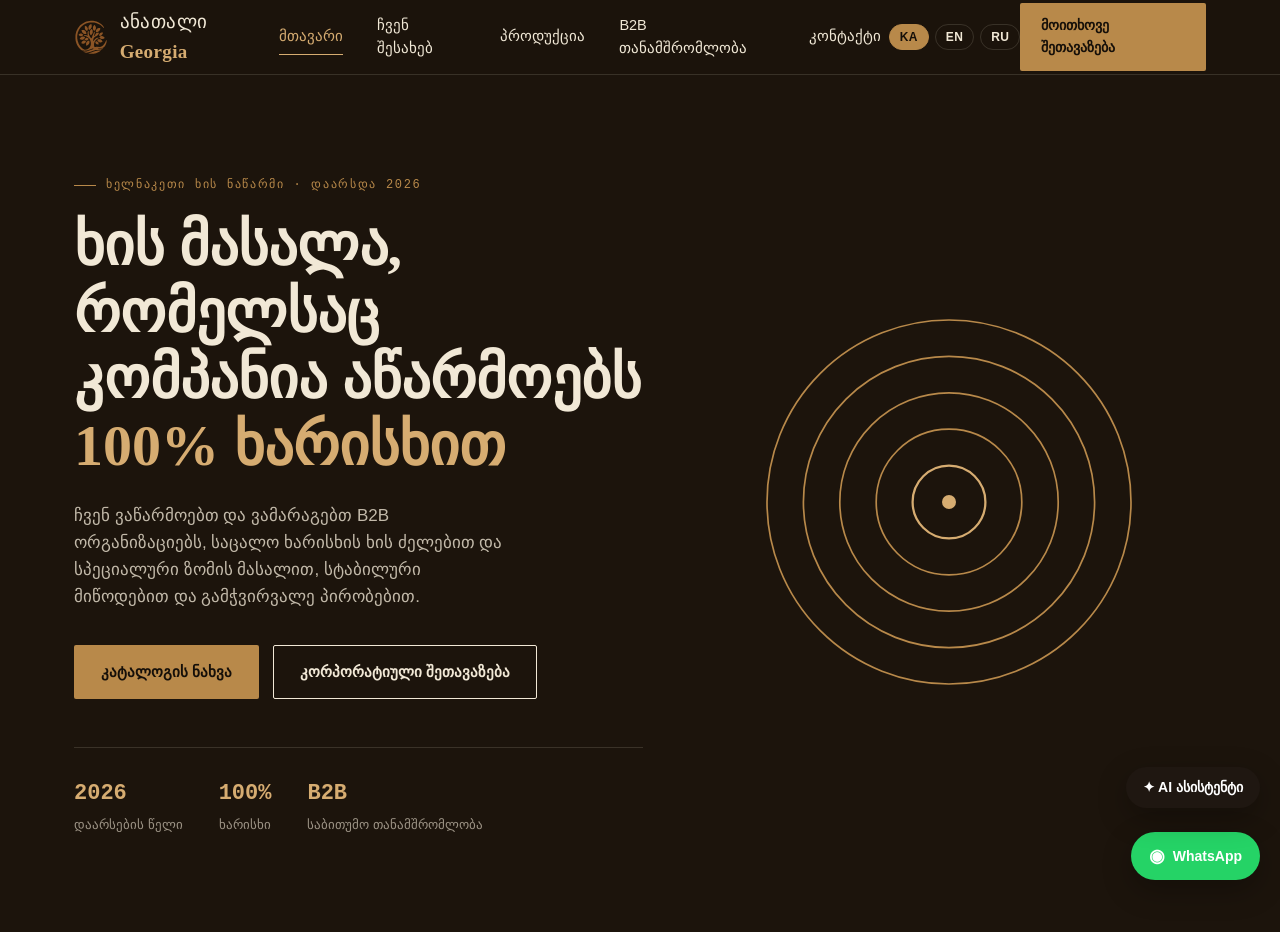
<file: index.html>
<!DOCTYPE html>
<html lang="ka">
<head>
<meta charset="UTF-8">
<meta name="viewport" content="width=device-width, initial-scale=1.0">
<title>ანათალი Georgia — ხელნაკეთი ხის ნაწარმი და კორპორატიული საჩუქრები</title>
<meta name="description" content="ანათალი Georgia — ხის მასალის მწარმოებელი და B2B მომწოდებელი საქართველოში.">
<link rel="stylesheet" href="css/style.css">
</head>
<body>
<header class="site-header"><div class="container">
<a href="index.html" class="brand"><img src="images/logo.svg" alt="" width="34" height="34"><span class="brand-name">ანათალი <b>Georgia</b></span></a>
<nav class="nav-links" id="nav-links"><a href="index.html" aria-current="page">მთავარი</a><a href="about.html">ჩვენ შესახებ</a><a href="products.html">პროდუქცია</a><a href="b2b.html">B2B თანამშრომლობა</a><a href="contact.html">კონტაქტი</a></nav>
<div class="nav-cta"><a href="contact.html" class="btn btn-primary">მოითხოვე შეთავაზება</a></div>
<button class="menu-toggle" id="menu-toggle" aria-label="მენიუს გახსნა" aria-expanded="false" aria-controls="nav-links"><span></span><span></span><span></span></button>
</div></header>
<main><section class="hero"><div class="container"><div class="hero-copy">
<p class="eyebrow" data-i18n="eyebrow">ხელნაკეთი ხის ნაწარმი · დაარსდა 2026</p>
<h1 data-i18n="heroTitle">ხის მასალა, რომელსაც კომპანია აწარმოებს <em>100% ხარისხით</em></h1>
<p class="hero-lead" data-i18n="heroLead">ჩვენ ვაწარმოებთ და ვამარაგებთ B2B ორგანიზაციებს, საცალო ხარისხის ხის ძელებით და სპეციალური ზომის მასალით, სტაბილური მიწოდებით და გამჭვირვალე პირობებით.</p>
<div class="btn-row"><a href="products.html" class="btn btn-primary" data-i18n="catalog">კატალოგის ნახვა</a><a href="b2b.html" class="btn btn-outline" data-i18n="b2bOffer">კორპორატიული შეთავაზება</a></div>
<div class="hero-stats"><div><b>2026</b><span data-i18n="founded">დაარსების წელი</span></div><div><b>100%</b><span data-i18n="quality">ხარისხი</span></div><div><b>B2B</b><span data-i18n="wholesale">საბითუმო თანამშრომლობა</span></div></div>
</div><div class="rings-art" aria-hidden="true"><svg viewBox="0 0 300 300" fill="none"><circle cx="150" cy="150" r="130" stroke="#B8894A" stroke-width="1.2"/><circle cx="150" cy="150" r="104" stroke="#B8894A" stroke-width="1.2"/><circle cx="150" cy="150" r="78" stroke="#B8894A" stroke-width="1.2"/><circle cx="150" cy="150" r="52" stroke="#B8894A" stroke-width="1.2"/><circle cx="150" cy="150" r="26" stroke="#D6AC71" stroke-width="1.6"/><circle cx="150" cy="150" r="5" fill="#D6AC71"/></svg></div></div></section></main>
<script src="js/main.js?v=20260917-3"></script><script src="js/i18n.js?v=20260917-3"></script><script src="js/contact-fix.js?v=20260819-2"></script>
</body></html>
</file>
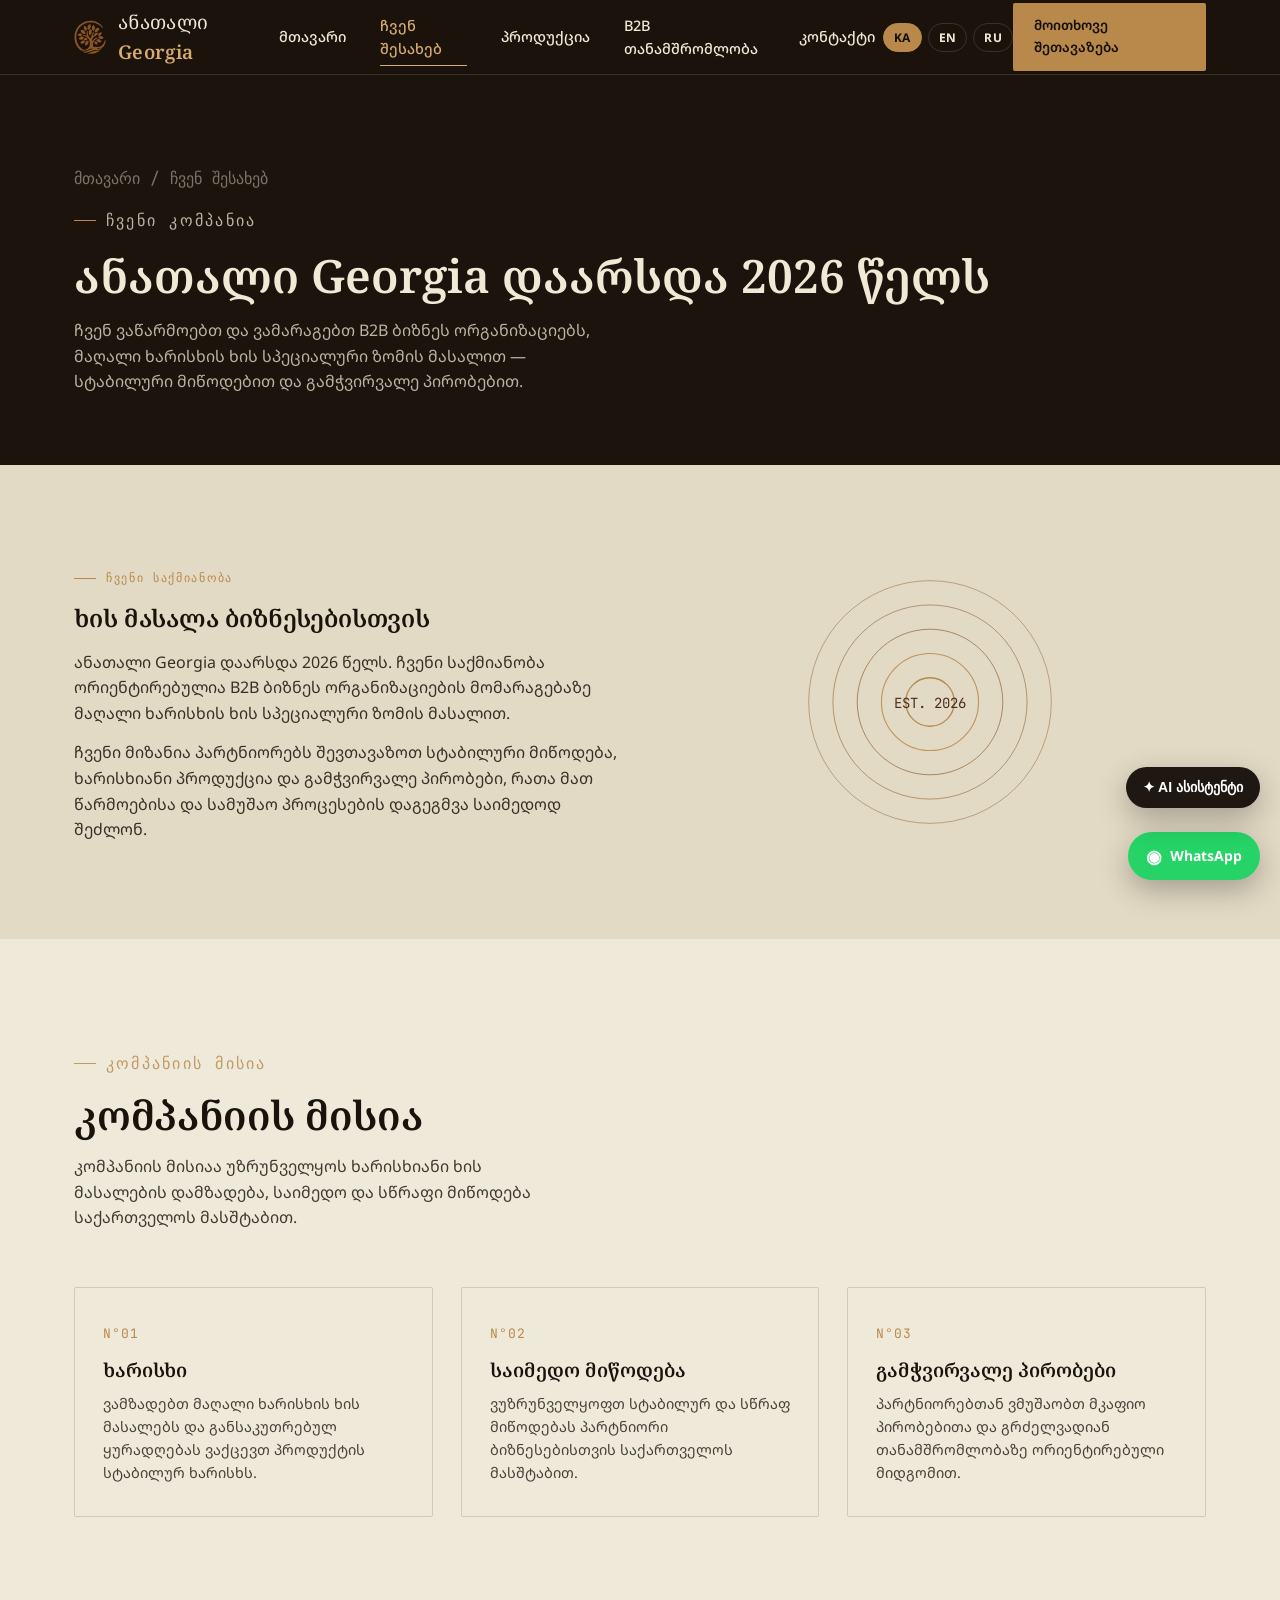
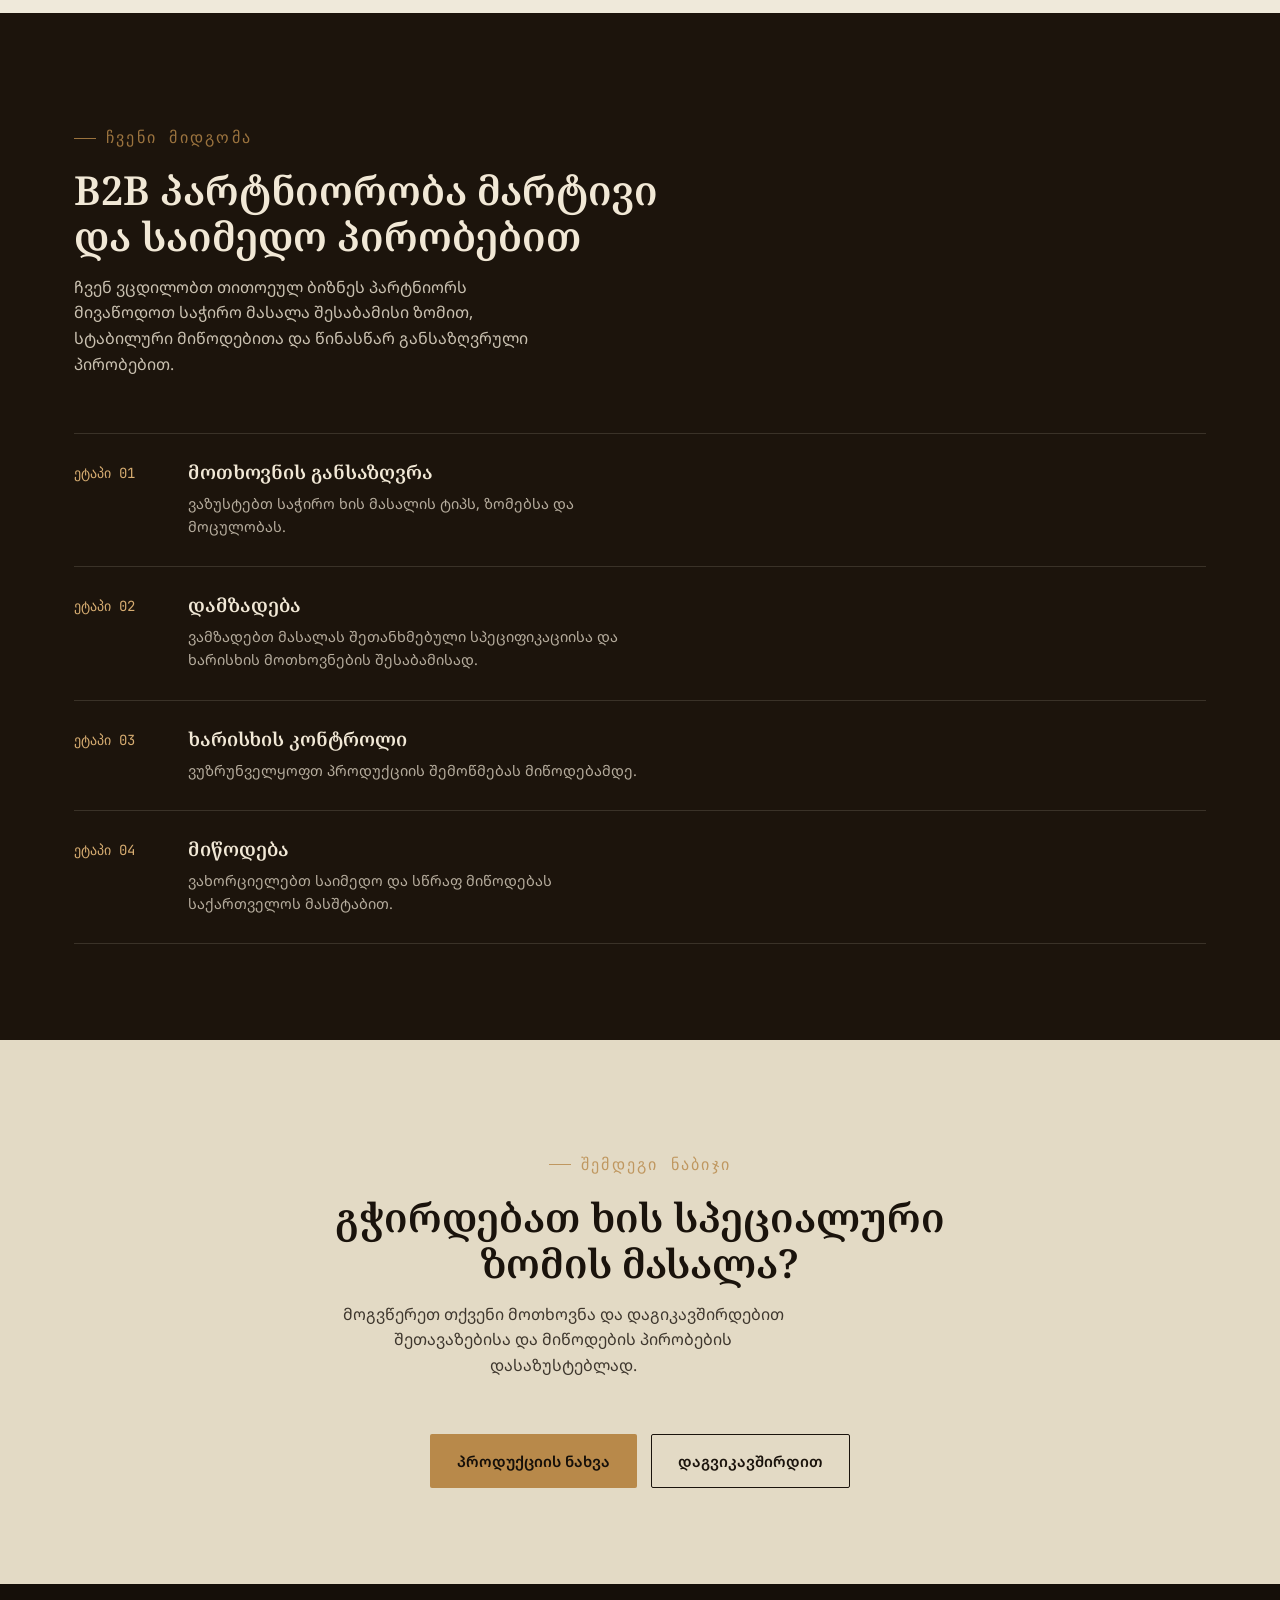
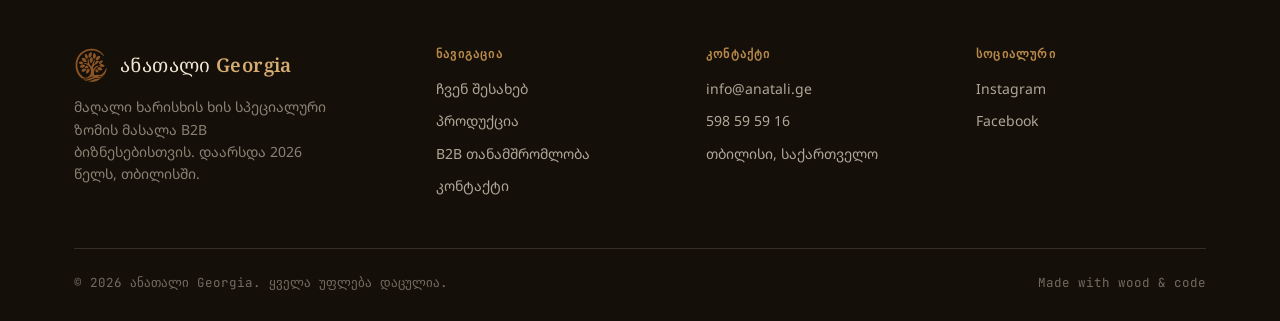
<file: about.html>
<!DOCTYPE html>
<html lang="ka">
<head>
<meta charset="UTF-8">
<meta name="viewport" content="width=device-width, initial-scale=1.0">
<title>ჩვენ შესახებ — ანათალი Georgia</title>
<meta name="description" content="ანათალი Georgia დაარსდა 2026 წელს. ჩვენ ვაწარმოებთ და ვამარაგებთ B2B ბიზნეს ორგანიზაციებს მაღალი ხარისხის ხის სპეციალური ზომის მასალით — სტაბილური მიწოდებით და გამჭვირვალე პირობებით.">
<meta name="robots" content="index, follow">
<link rel="canonical" href="https://www.anatali.ge/about.html">
<meta property="og:type" content="website">
<meta property="og:site_name" content="ანათალი Georgia">
<meta property="og:title" content="ჩვენ შესახებ — ანათალი Georgia">
<meta property="og:description" content="ხის მაღალი ხარისხის სპეციალური ზომის მასალა B2B ბიზნესებისთვის — სტაბილური მიწოდებით და გამჭვირვალე პირობებით.">
<meta property="og:url" content="https://www.anatali.ge/about.html">
<meta property="og:image" content="https://www.anatali.ge/images/og-cover.jpg">
<meta property="og:locale" content="ka_GE">
<meta name="twitter:card" content="summary_large_image">
<link rel="icon" type="image/svg+xml" href="images/logo.svg">
<link rel="preconnect" href="https://fonts.googleapis.com">
<link rel="preconnect" href="https://fonts.gstatic.com" crossorigin>
<link href="https://fonts.googleapis.com/css2?family=Noto+Serif+Georgian:wght@500;600;700&family=Noto+Sans+Georgian:wght@400;500;600;700&family=JetBrains+Mono:wght@400;500&display=swap" rel="stylesheet">
<link rel="stylesheet" href="css/style.css">
<script async src="https://www.googletagmanager.com/gtag/js?id=G-XXXXXXXXXX"></script>
<script>window.dataLayer=window.dataLayer||[];function gtag(){dataLayer.push(arguments)}gtag('js',new Date());gtag('config','G-XXXXXXXXXX');</script>
<script>!function(f,b,e,v,n,t,s){if(f.fbq)return;n=f.fbq=function(){n.callMethod?n.callMethod.apply(n,arguments):n.queue.push(arguments)};if(!f._fbq)f._fbq=n;n.push=n;n.loaded=!0;n.version='2.0';n.queue=[];t=b.createElement(e);t.async=!0;t.src=v;s=b.getElementsByTagName(e)[0];s.parentNode.insertBefore(t,s)}(window,document,'script','https://connect.facebook.net/en_US/fbevents.js');fbq('init','YOUR_PIXEL_ID');fbq('track','PageView');</script>
<noscript><img height="1" width="1" style="display:none" src="https://www.facebook.com/tr?id=YOUR_PIXEL_ID&ev=PageView&noscript=1"/></noscript>
</head>
<body>
<header class="site-header"><div class="container">
<a href="index.html" class="brand"><img src="images/logo.svg" alt="" width="34" height="34"><span class="brand-name">ანათალი <b>Georgia</b></span></a>
<nav class="nav-links" id="nav-links"><a href="index.html">მთავარი</a><a href="about.html" aria-current="page">ჩვენ შესახებ</a><a href="products.html">პროდუქცია</a><a href="b2b.html">B2B თანამშრომლობა</a><a href="contact.html">კონტაქტი</a></nav>
<div class="nav-cta"><a href="contact.html" class="btn btn-primary">მოითხოვე შეთავაზება</a></div>
<button class="menu-toggle" id="menu-toggle" aria-label="მენიუს გახსნა" aria-expanded="false" aria-controls="nav-links"><span></span><span></span><span></span></button>
</div></header>
<main>
<section class="page-hero"><div class="container"><p class="breadcrumb">მთავარი / ჩვენ შესახებ</p><p class="eyebrow">ჩვენი კომპანია</p><h1>ანათალი Georgia დაარსდა 2026 წელს</h1><p>ჩვენ ვაწარმოებთ და ვამარაგებთ B2B ბიზნეს ორგანიზაციებს, მაღალი ხარისხის ხის სპეციალური ზომის მასალით — სტაბილური მიწოდებით და გამჭვირვალე პირობებით.</p></div></section>
<section class="section section-light"><div class="container grid-2" style="align-items:center;"><div class="reveal"><p class="eyebrow">ჩვენი საქმიანობა</p><h2 style="margin-top:16px;">ხის მასალა ბიზნესებისთვის</h2><p style="margin-top:18px;opacity:.85;">ანათალი Georgia დაარსდა 2026 წელს. ჩვენი საქმიანობა ორიენტირებულია B2B ბიზნეს ორგანიზაციების მომარაგებაზე მაღალი ხარისხის ხის სპეციალური ზომის მასალით.</p><p style="margin-top:14px;opacity:.85;">ჩვენი მიზანია პარტნიორებს შევთავაზოთ სტაბილური მიწოდება, ხარისხიანი პროდუქცია და გამჭვირვალე პირობები, რათა მათ წარმოებისა და სამუშაო პროცესების დაგეგმვა საიმედოდ შეძლონ.</p></div><div class="reveal" style="display:flex;justify-content:center;"><svg viewBox="0 0 300 300" width="280" height="280" aria-hidden="true"><circle cx="150" cy="150" r="130" fill="none" stroke="#8B5A2B" stroke-width="1" stroke-opacity=".5"/><circle cx="150" cy="150" r="104" fill="none" stroke="#8B5A2B" stroke-width="1" stroke-opacity=".6"/><circle cx="150" cy="150" r="78" fill="none" stroke="#8B5A2B" stroke-width="1" stroke-opacity=".7"/><circle cx="150" cy="150" r="52" fill="none" stroke="#B8894A" stroke-width="1.2" stroke-opacity=".85"/><circle cx="150" cy="150" r="26" fill="none" stroke="#B8894A" stroke-width="1.4"/><text x="150" y="156" text-anchor="middle" font-family="JetBrains Mono,monospace" font-size="15" fill="#4A2F1C">EST. 2026</text></svg></div></div></section>
<section class="section section-paper"><div class="container"><div class="section-head reveal"><p class="eyebrow">კომპანიის მისია</p><h2>კომპანიის მისია</h2><p>კომპანიის მისიაა უზრუნველყოს ხარისხიანი ხის მასალების დამზადება, საიმედო და სწრაფი მიწოდება საქართველოს მასშტაბით.</p></div><div class="grid-3"><div class="value-card reveal"><span class="num">N°01</span><h3>ხარისხი</h3><p>ვამზადებთ მაღალი ხარისხის ხის მასალებს და განსაკუთრებულ ყურადღებას ვაქცევთ პროდუქტის სტაბილურ ხარისხს.</p></div><div class="value-card reveal"><span class="num">N°02</span><h3>საიმედო მიწოდება</h3><p>ვუზრუნველყოფთ სტაბილურ და სწრაფ მიწოდებას პარტნიორი ბიზნესებისთვის საქართველოს მასშტაბით.</p></div><div class="value-card reveal"><span class="num">N°03</span><h3>გამჭვირვალე პირობები</h3><p>პარტნიორებთან ვმუშაობთ მკაფიო პირობებითა და გრძელვადიან თანამშრომლობაზე ორიენტირებული მიდგომით.</p></div></div></div></section>
<section class="section section-dark"><div class="container"><div class="section-head reveal"><p class="eyebrow">ჩვენი მიდგომა</p><h2>B2B პარტნიორობა მარტივი და საიმედო პირობებით</h2><p>ჩვენ ვცდილობთ თითოეულ ბიზნეს პარტნიორს მივაწოდოთ საჭირო მასალა შესაბამისი ზომით, სტაბილური მიწოდებითა და წინასწარ განსაზღვრული პირობებით.</p></div><div class="process-list"><div class="process-item reveal"><div class="ring-num">ეტაპი 01</div><div><h3>მოთხოვნის განსაზღვრა</h3><p>ვაზუსტებთ საჭირო ხის მასალის ტიპს, ზომებსა და მოცულობას.</p></div></div><div class="process-item reveal"><div class="ring-num">ეტაპი 02</div><div><h3>დამზადება</h3><p>ვამზადებთ მასალას შეთანხმებული სპეციფიკაციისა და ხარისხის მოთხოვნების შესაბამისად.</p></div></div><div class="process-item reveal"><div class="ring-num">ეტაპი 03</div><div><h3>ხარისხის კონტროლი</h3><p>ვუზრუნველყოფთ პროდუქციის შემოწმებას მიწოდებამდე.</p></div></div><div class="process-item reveal"><div class="ring-num">ეტაპი 04</div><div><h3>მიწოდება</h3><p>ვახორციელებთ საიმედო და სწრაფ მიწოდებას საქართველოს მასშტაბით.</p></div></div></div></div></section>
<section class="section section-light"><div class="container" style="text-align:center;"><div class="section-head center reveal"><p class="eyebrow">შემდეგი ნაბიჯი</p><h2>გჭირდებათ ხის სპეციალური ზომის მასალა?</h2><p>მოგვწერეთ თქვენი მოთხოვნა და დაგიკავშირდებით შეთავაზებისა და მიწოდების პირობების დასაზუსტებლად.</p></div><div class="btn-row" style="justify-content:center;"><a href="products.html" class="btn btn-primary">პროდუქციის ნახვა</a><a href="contact.html" class="btn btn-outline"><span>დაგვიკავშირდით</span></a></div></div></section>
</main>
<footer class="site-footer"><div class="container"><div class="footer-grid"><div class="footer-brand"><a href="index.html" class="brand"><img src="images/logo.svg" alt="" width="30" height="30"><span class="brand-name">ანათალი <b>Georgia</b></span></a><p>მაღალი ხარისხის ხის სპეციალური ზომის მასალა B2B ბიზნესებისთვის. დაარსდა 2026 წელს, თბილისში.</p></div><div class="footer-col"><h4>ნავიგაცია</h4><ul><li><a href="about.html">ჩვენ შესახებ</a></li><li><a href="products.html">პროდუქცია</a></li><li><a href="b2b.html">B2B თანამშრომლობა</a></li><li><a href="contact.html">კონტაქტი</a></li></ul></div><div class="footer-col"><h4>კონტაქტი</h4><ul><li><a href="mailto:info@anatali.ge">info@anatali.ge</a></li><li><a href="tel:+995500000000">+995 500 00 00 00</a></li><li>თბილისი, საქართველო</li></ul></div><div class="footer-col"><h4>სოციალური</h4><ul><li><a href="https://www.instagram.com/anatali.ge" target="_blank" rel="noopener">Instagram</a></li><li><a href="https://www.facebook.com/anatali.ge" target="_blank" rel="noopener">Facebook</a></li></ul></div></div><div class="footer-bottom"><span>© <span data-year>2026</span> ანათალი Georgia. ყველა უფლება დაცულია.</span><span>Made with wood &amp; code</span></div></div></footer>
<script src="js/main.js"></script>
<script src="js/i18n.js"></script>
</body>
</html>
</file>
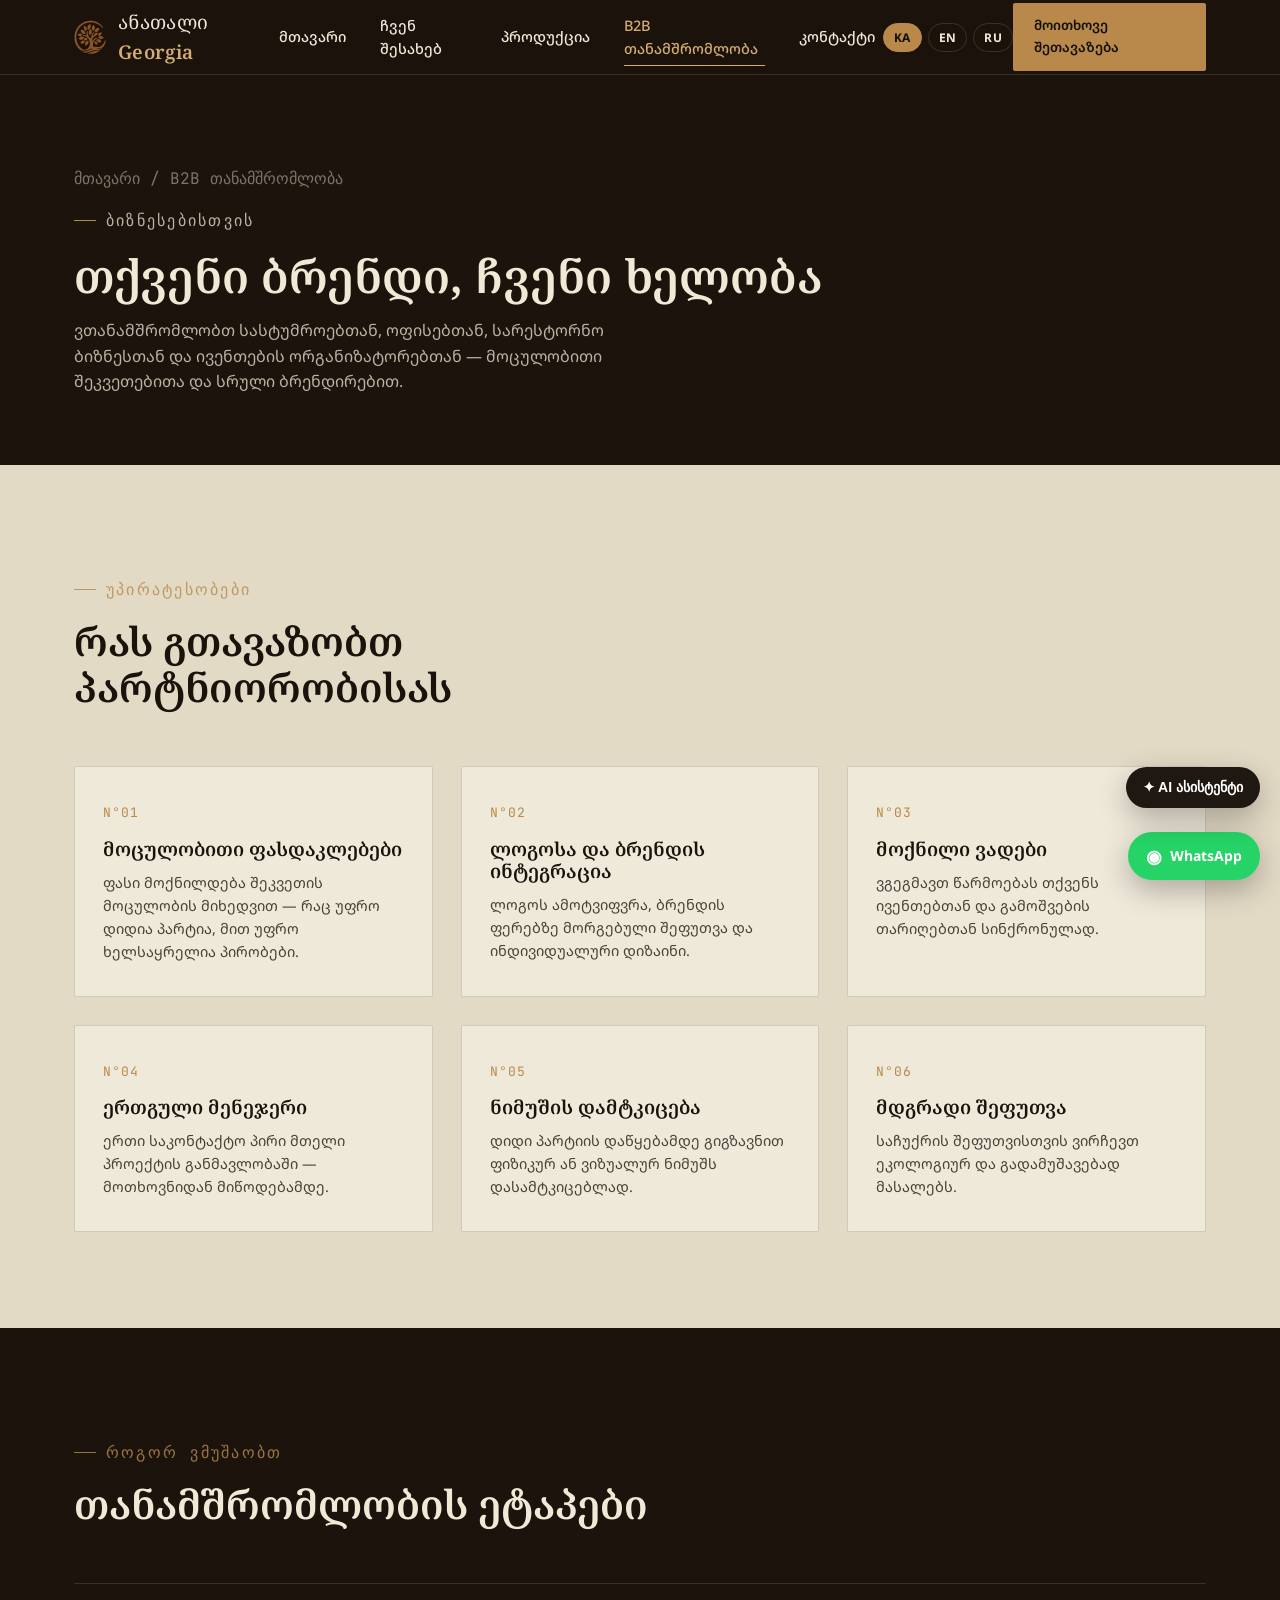
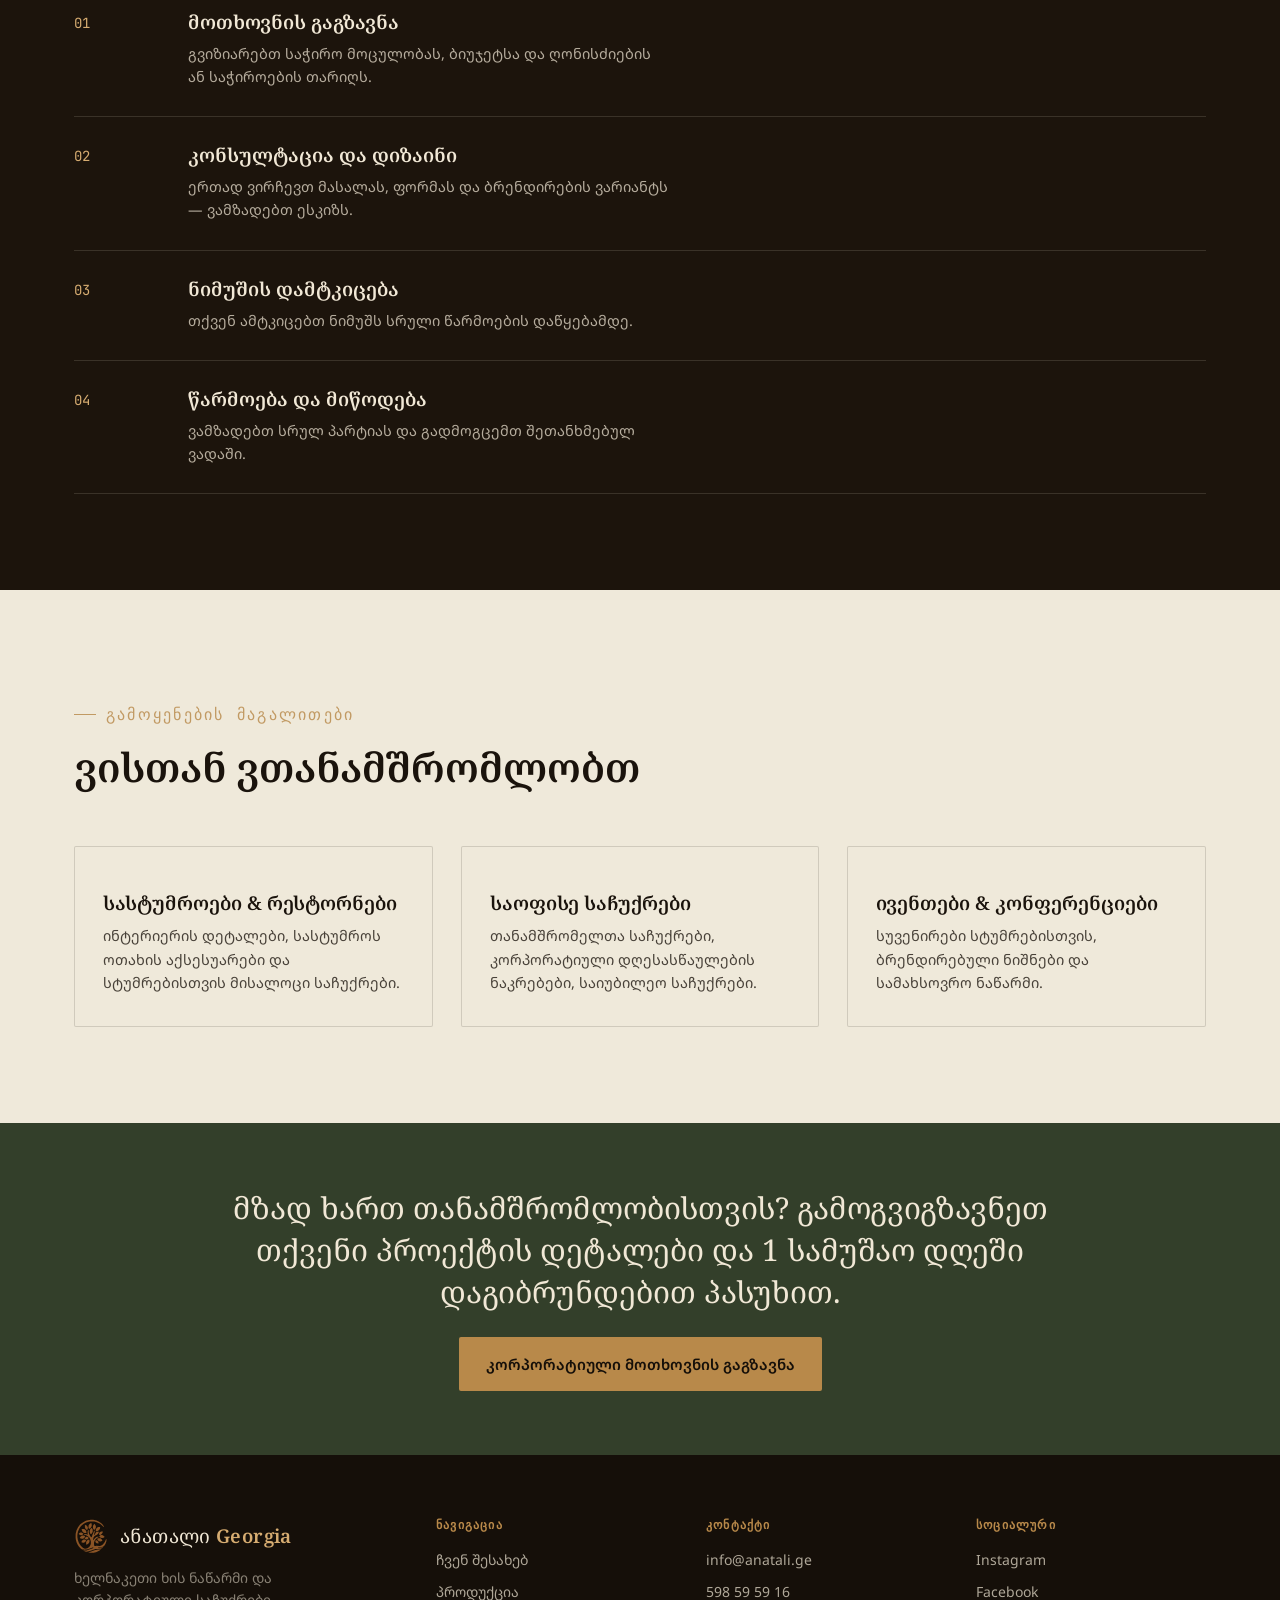
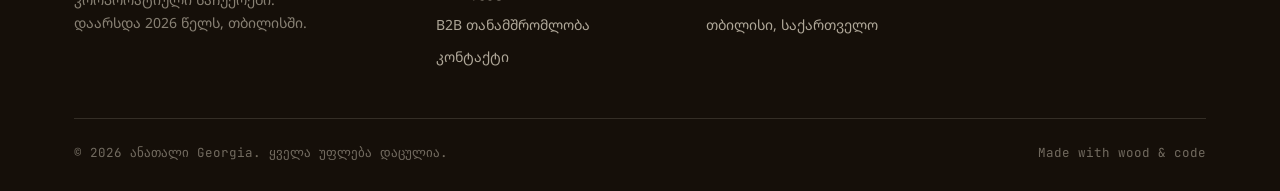
<file: b2b.html>
<!DOCTYPE html>
<html lang="ka">
<head>
<meta charset="UTF-8">
<meta name="viewport" content="width=device-width, initial-scale=1.0">
<title>B2B თანამშრომლობა — ანათალი Georgia</title>
<meta name="description" content="საბითუმო შეკვეთები და ბრენდირებული კორპორატიული საჩუქრები ბიზნესებისთვის. მოქნილი მოცულობები, ინდივიდუალური დიზაინი და ერთგული მენეჯერი — ანათალი Georgia.">
<meta name="robots" content="index, follow">
<link rel="canonical" href="https://www.anatali.ge/b2b.html">

<meta property="og:type" content="website">
<meta property="og:site_name" content="ანათალი Georgia">
<meta property="og:title" content="B2B თანამშრომლობა — ანათალი Georgia">
<meta property="og:description" content="საბითუმო შეკვეთები და ბრენდირებული კორპორატიული საჩუქრები ბიზნესებისთვის.">
<meta property="og:url" content="https://www.anatali.ge/b2b.html">
<meta property="og:image" content="https://www.anatali.ge/images/og-cover.jpg">
<meta property="og:locale" content="ka_GE">
<meta name="twitter:card" content="summary_large_image">

<link rel="icon" type="image/svg+xml" href="images/logo.svg">
<link rel="preconnect" href="https://fonts.googleapis.com">
<link rel="preconnect" href="https://fonts.gstatic.com" crossorigin>
<link href="https://fonts.googleapis.com/css2?family=Noto+Serif+Georgian:wght@500;600;700&family=Noto+Sans+Georgian:wght@400;500;600;700&family=JetBrains+Mono:wght@400;500&display=swap" rel="stylesheet">
<link rel="stylesheet" href="css/style.css">

<script async src="https://www.googletagmanager.com/gtag/js?id=G-XXXXXXXXXX"></script>
<script>
  window.dataLayer = window.dataLayer || [];
  function gtag(){dataLayer.push(arguments);}
  gtag('js', new Date());
  gtag('config', 'G-XXXXXXXXXX'); /* TODO: replace with your GA4 / Google Ads ID */
</script>
<script>
!function(f,b,e,v,n,t,s)
{if(f.fbq)return;n=f.fbq=function(){n.callMethod?
n.callMethod.apply(n,arguments):n.queue.push(arguments)};
if(!f._fbq)f._fbq=n;n.push=n;n.loaded=!0;n.version='2.0';
n.queue=[];t=b.createElement(e);t.async=!0;
t.src=v;s=b.getElementsByTagName(e)[0];
s.parentNode.insertBefore(t,s)}(window, document,'script',
'https://connect.facebook.net/en_US/fbevents.js');
fbq('init', 'YOUR_PIXEL_ID'); /* TODO: replace with your Meta Pixel ID */
fbq('track', 'PageView');
</script>
<noscript><img height="1" width="1" style="display:none"
src="https://www.facebook.com/tr?id=YOUR_PIXEL_ID&ev=PageView&noscript=1"/></noscript>
</head>
<body>

<header class="site-header">
  <div class="container">
    <a href="index.html" class="brand">
      <img src="images/logo.svg" alt="" width="34" height="34">
      <span class="brand-name">ანათალი <b>Georgia</b></span>
    </a>
    <nav class="nav-links" id="nav-links">
      <a href="index.html">მთავარი</a>
      <a href="about.html">ჩვენ შესახებ</a>
      <a href="products.html">პროდუქცია</a>
      <a href="b2b.html" aria-current="page">B2B თანამშრომლობა</a>
      <a href="contact.html">კონტაქტი</a>
    </nav>
    <div class="nav-cta">
      <a href="contact.html" class="btn btn-primary">მოითხოვე შეთავაზება</a>
    </div>
    <button class="menu-toggle" id="menu-toggle" aria-label="მენიუს გახსნა" aria-expanded="false" aria-controls="nav-links">
      <span></span><span></span><span></span>
    </button>
  </div>
</header>

<main>

  <section class="page-hero">
    <div class="container">
      <p class="breadcrumb">მთავარი / B2B თანამშრომლობა</p>
      <p class="eyebrow">ბიზნესებისთვის</p>
      <h1>თქვენი ბრენდი, ჩვენი ხელობა</h1>
      <p>ვთანამშრომლობთ სასტუმროებთან, ოფისებთან, სარესტორნო ბიზნესთან და ივენთების ორგანიზატორებთან — მოცულობითი შეკვეთებითა და სრული ბრენდირებით.</p>
    </div>
  </section>

  <section class="section section-light">
    <div class="container">
      <div class="section-head reveal">
        <p class="eyebrow">უპირატესობები</p>
        <h2>რას გთავაზობთ პარტნიორობისას</h2>
      </div>
      <div class="grid-3">
        <div class="value-card reveal">
          <span class="num">N°01</span>
          <h3>მოცულობითი ფასდაკლებები</h3>
          <p>ფასი მოქნილდება შეკვეთის მოცულობის მიხედვით — რაც უფრო დიდია პარტია, მით უფრო ხელსაყრელია პირობები.</p>
        </div>
        <div class="value-card reveal">
          <span class="num">N°02</span>
          <h3>ლოგოსა და ბრენდის ინტეგრაცია</h3>
          <p>ლოგოს ამოტვიფვრა, ბრენდის ფერებზე მორგებული შეფუთვა და ინდივიდუალური დიზაინი.</p>
        </div>
        <div class="value-card reveal">
          <span class="num">N°03</span>
          <h3>მოქნილი ვადები</h3>
          <p>ვგეგმავთ წარმოებას თქვენს ივენთებთან და გამოშვების თარიღებთან სინქრონულად.</p>
        </div>
        <div class="value-card reveal">
          <span class="num">N°04</span>
          <h3>ერთგული მენეჯერი</h3>
          <p>ერთი საკონტაქტო პირი მთელი პროექტის განმავლობაში — მოთხოვნიდან მიწოდებამდე.</p>
        </div>
        <div class="value-card reveal">
          <span class="num">N°05</span>
          <h3>ნიმუშის დამტკიცება</h3>
          <p>დიდი პარტიის დაწყებამდე გიგზავნით ფიზიკურ ან ვიზუალურ ნიმუშს დასამტკიცებლად.</p>
        </div>
        <div class="value-card reveal">
          <span class="num">N°06</span>
          <h3>მდგრადი შეფუთვა</h3>
          <p>საჩუქრის შეფუთვისთვის ვირჩევთ ეკოლოგიურ და გადამუშავებად მასალებს.</p>
        </div>
      </div>
    </div>
  </section>

  <section class="section section-dark">
    <div class="container">
      <div class="section-head reveal">
        <p class="eyebrow">როგორ ვმუშაობთ</p>
        <h2>თანამშრომლობის ეტაპები</h2>
      </div>
      <div class="process-list">
        <div class="process-item reveal">
          <div class="ring-num">01</div>
          <div><h3>მოთხოვნის გაგზავნა</h3><p>გვიზიარებთ საჭირო მოცულობას, ბიუჯეტსა და ღონისძიების ან საჭიროების თარიღს.</p></div>
        </div>
        <div class="process-item reveal">
          <div class="ring-num">02</div>
          <div><h3>კონსულტაცია და დიზაინი</h3><p>ერთად ვირჩევთ მასალას, ფორმას და ბრენდირების ვარიანტს — ვამზადებთ ესკიზს.</p></div>
        </div>
        <div class="process-item reveal">
          <div class="ring-num">03</div>
          <div><h3>ნიმუშის დამტკიცება</h3><p>თქვენ ამტკიცებთ ნიმუშს სრული წარმოების დაწყებამდე.</p></div>
        </div>
        <div class="process-item reveal">
          <div class="ring-num">04</div>
          <div><h3>წარმოება და მიწოდება</h3><p>ვამზადებთ სრულ პარტიას და გადმოგცემთ შეთანხმებულ ვადაში.</p></div>
        </div>
      </div>
    </div>
  </section>

  <section class="section section-paper">
    <div class="container">
      <div class="section-head reveal">
        <p class="eyebrow">გამოყენების მაგალითები</p>
        <h2>ვისთან ვთანამშრომლობთ</h2>
      </div>
      <div class="grid-3">
        <div class="value-card reveal">
          <h3>სასტუმროები &amp; რესტორნები</h3>
          <p>ინტერიერის დეტალები, სასტუმროს ოთახის აქსესუარები და სტუმრებისთვის მისალოცი საჩუქრები.</p>
        </div>
        <div class="value-card reveal">
          <h3>საოფისე საჩუქრები</h3>
          <p>თანამშრომელთა საჩუქრები, კორპორატიული დღესასწაულების ნაკრებები, საიუბილეო საჩუქრები.</p>
        </div>
        <div class="value-card reveal">
          <h3>ივენთები &amp; კონფერენციები</h3>
          <p>სუვენირები სტუმრებისთვის, ბრენდირებული ნიშნები და სამახსოვრო ნაწარმი.</p>
        </div>
      </div>
    </div>
  </section>

  <div class="banner reveal">
    <div class="container">
      <p>მზად ხართ თანამშრომლობისთვის? გამოგვიგზავნეთ თქვენი პროექტის დეტალები და 1 სამუშაო დღეში დაგიბრუნდებით პასუხით.</p>
      <div class="btn-row" style="justify-content:center; margin-top:24px;">
        <a href="contact.html" class="btn btn-primary">კორპორატიული მოთხოვნის გაგზავნა</a>
      </div>
    </div>
  </div>

</main>

<footer class="site-footer">
  <div class="container">
    <div class="footer-grid">
      <div class="footer-brand">
        <a href="index.html" class="brand">
          <img src="images/logo.svg" alt="" width="30" height="30">
          <span class="brand-name">ანათალი <b>Georgia</b></span>
        </a>
        <p>ხელნაკეთი ხის ნაწარმი და კორპორატიული საჩუქრები. დაარსდა 2026 წელს, თბილისში.</p>
      </div>
      <div class="footer-col">
        <h4>ნავიგაცია</h4>
        <ul>
          <li><a href="about.html">ჩვენ შესახებ</a></li>
          <li><a href="products.html">პროდუქცია</a></li>
          <li><a href="b2b.html">B2B თანამშრომლობა</a></li>
          <li><a href="contact.html">კონტაქტი</a></li>
        </ul>
      </div>
      <div class="footer-col">
        <h4>კონტაქტი</h4>
        <ul>
          <li><a href="mailto:info@anatali.ge">info@anatali.ge</a></li>
          <li><a href="tel:+995500000000">+995 500 00 00 00</a></li>
          <li>თბილისი, საქართველო</li>
        </ul>
      </div>
      <div class="footer-col">
        <h4>სოციალური</h4>
        <ul>
          <li><a href="https://www.instagram.com/anatali.ge" target="_blank" rel="noopener">Instagram</a></li>
          <li><a href="https://www.facebook.com/anatali.ge" target="_blank" rel="noopener">Facebook</a></li>
        </ul>
      </div>
    </div>
    <div class="footer-bottom">
      <span>© <span data-year>2026</span> ანათალი Georgia. ყველა უფლება დაცულია.</span>
      <span>Made with wood &amp; code</span>
    </div>
  </div>
</footer>

<script src="js/main.js"></script>
<script src="js/i18n.js"></script>
</body>
</html>
</file>
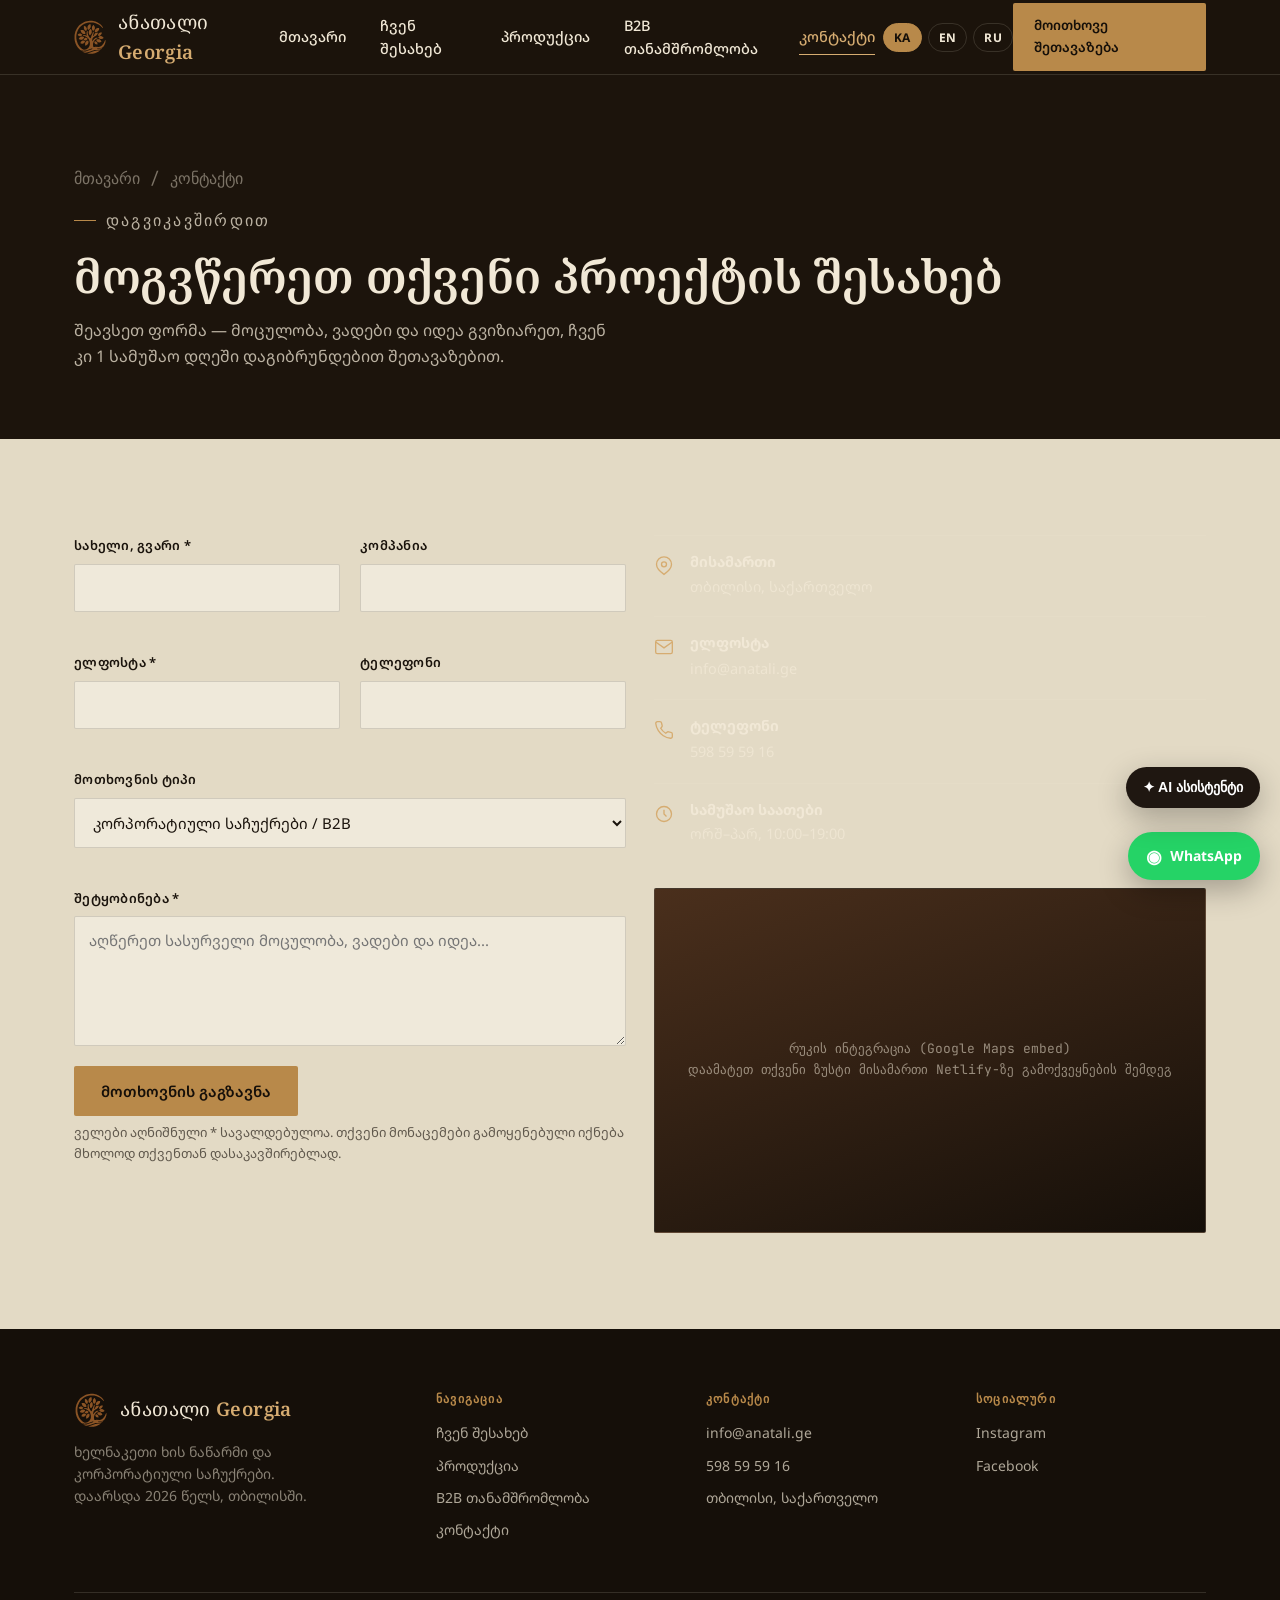
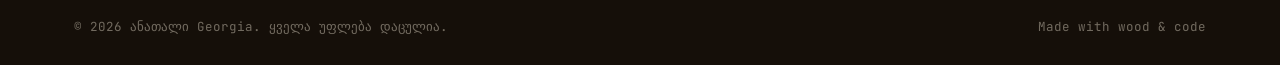
<file: contact.html>
<!DOCTYPE html>
<html lang="ka">
<head>
<meta charset="UTF-8">
<meta name="viewport" content="width=device-width, initial-scale=1.0">
<title>კონტაქტი — ანათალი Georgia</title>
<meta name="description" content="დაუკავშირდით ანათალი Georgia-ს კორპორატიული საჩუქრებისა და საბითუმო შეკვეთების შესახებ. შეავსეთ ფორმა და 1 სამუშაო დღეში მიიღებთ პასუხს.">
<meta name="robots" content="index, follow">
<link rel="canonical" href="https://www.anatali.ge/contact.html">
<meta property="og:type" content="website">
<meta property="og:site_name" content="ანათალი Georgia">
<meta property="og:title" content="კონტაქტი — ანათალი Georgia">
<meta property="og:description" content="დაუკავშირდით ანათალი Georgia-ს კორპორატიული საჩუქრებისა და საბითუმო შეკვეთების შესახებ.">
<meta property="og:url" content="https://www.anatali.ge/contact.html">
<meta property="og:image" content="https://www.anatali.ge/images/og-cover.jpg">
<meta property="og:locale" content="ka_GE">
<meta name="twitter:card" content="summary_large_image">
<link rel="icon" type="image/svg+xml" href="images/logo.svg">
<link rel="preconnect" href="https://fonts.googleapis.com">
<link rel="preconnect" href="https://fonts.gstatic.com" crossorigin>
<link href="https://fonts.googleapis.com/css2?family=Noto+Serif+Georgian:wght@500;600;700&family=Noto+Sans+Georgian:wght@400;500;600;700&family=JetBrains+Mono:wght@400;500&display=swap" rel="stylesheet">
<link rel="stylesheet" href="css/style.css">
<script async src="https://www.googletagmanager.com/gtag/js?id=G-XXXXXXXXXX"></script>
<script>window.dataLayer=window.dataLayer||[];function gtag(){dataLayer.push(arguments);}gtag('js',new Date());gtag('config','G-XXXXXXXXXX');</script>
<script>!function(f,b,e,v,n,t,s){if(f.fbq)return;n=f.fbq=function(){n.callMethod?n.callMethod.apply(n,arguments):n.queue.push(arguments)};if(!f._fbq)f._fbq=n;n.push=n;n.loaded=!0;n.version='2.0';n.queue=[];t=b.createElement(e);t.async=!0;t.src=v;s=b.getElementsByTagName(e)[0];s.parentNode.insertBefore(t,s)}(window,document,'script','https://connect.facebook.net/en_US/fbevents.js');fbq('init','YOUR_PIXEL_ID');fbq('track','PageView');</script>
<noscript><img height="1" width="1" style="display:none" src="https://www.facebook.com/tr?id=YOUR_PIXEL_ID&ev=PageView&noscript=1"/></noscript>
</head>
<body>
<header class="site-header"><div class="container">
<a href="index.html" class="brand"><img src="images/logo.svg" alt="" width="34" height="34"><span class="brand-name">ანათალი <b>Georgia</b></span></a>
<nav class="nav-links" id="nav-links"><a href="index.html">მთავარი</a><a href="about.html">ჩვენ შესახებ</a><a href="products.html">პროდუქცია</a><a href="b2b.html">B2B თანამშრომლობა</a><a href="contact.html" aria-current="page">კონტაქტი</a></nav>
<div class="nav-cta"><a href="contact.html" class="btn btn-primary">მოითხოვე შეთავაზება</a></div>
<button class="menu-toggle" id="menu-toggle" aria-label="მენიუს გახსნა" aria-expanded="false" aria-controls="nav-links"><span></span><span></span><span></span></button>
</div></header>
<main>
<section class="page-hero"><div class="container"><p class="breadcrumb">მთავარი / კონტაქტი</p><p class="eyebrow">დაგვიკავშირდით</p><h1>მოგვწერეთ თქვენი პროექტის შესახებ</h1><p>შეავსეთ ფორმა — მოცულობა, ვადები და იდეა გვიზიარეთ, ჩვენ კი 1 სამუშაო დღეში დაგიბრუნდებით შეთავაზებით.</p></div></section>
<section class="section section-light"><div class="container grid-2" style="align-items:flex-start;">
<div class="reveal"><div class="form-success" role="status">გმადლობთ! თქვენი მოთხოვნა მიღებულია — მალე დაგიკავშირდებით.</div>
<form id="contact-form" name="contact" method="POST" data-netlify="true" netlify-honeypot="company-website"><input type="hidden" name="form-name" value="contact"><p style="display:none;"><label>არ შეავსოთ ეს ველი: <input name="company-website"></label></p>
<div class="form-grid"><div class="field"><label for="name">სახელი, გვარი *</label><input type="text" id="name" name="name" required autocomplete="name"></div><div class="field"><label for="company">კომპანია</label><input type="text" id="company" name="company" autocomplete="organization"></div><div class="field"><label for="email">ელფოსტა *</label><input type="email" id="email" name="email" required autocomplete="email"></div><div class="field"><label for="phone">ტელეფონი</label><input type="tel" id="phone" name="phone" autocomplete="tel"></div><div class="field full"><label for="type">მოთხოვნის ტიპი</label><select id="type" name="type"><option value="corporate">კორპორატიული საჩუქრები / B2B</option><option value="wholesale">საბითუმო შეკვეთა</option><option value="custom">კასტომ დამზადება</option><option value="other">სხვა</option></select></div><div class="field full"><label for="message">შეტყობინება *</label><textarea id="message" name="message" required placeholder="აღწერეთ სასურველი მოცულობა, ვადები და იდეა..."></textarea></div></div>
<button type="submit" class="btn btn-primary">მოთხოვნის გაგზავნა</button><p class="form-note">ველები აღნიშნული * სავალდებულოა. თქვენი მონაცემები გამოყენებული იქნება მხოლოდ თქვენთან დასაკავშირებლად.</p></form></div>
<div class="reveal">
<div class="info-row"><svg viewBox="0 0 24 24" fill="none" stroke="currentColor" stroke-width="1.6"><path d="M21 10c0 6-9 12-9 12s-9-6-9-12a9 9 0 1 1 18 0z"/><circle cx="12" cy="10" r="3"/></svg><div><h4>მისამართი</h4><p>თბილისი, საქართველო</p></div></div>
<div class="info-row"><svg viewBox="0 0 24 24" fill="none" stroke="currentColor" stroke-width="1.6"><path d="M22 6l-10 7L2 6"/><rect x="2" y="4" width="20" height="16" rx="2"/></svg><div><h4>ელფოსტა</h4><a href="mailto:info@anatali.ge">info@anatali.ge</a></div></div>
<div class="info-row"><svg viewBox="0 0 24 24" fill="none" stroke="currentColor" stroke-width="1.6"><path d="M22 16.92v3a2 2 0 0 1-2.18 2 19.79 19.79 0 0 1-8.63-3.07 19.5 19.5 0 0 1-6-6 19.79 19.79 0 0 1-3.07-8.67A2 2 0 0 1 4.11 2h3a2 2 0 0 1 2 1.72c.12.9.34 1.79.65 2.65a2 2 0 0 1-.45 2.11L8.09 9.91a16 16 0 0 0 6 6l1.43-1.22a2 2 0 0 1 2.11-.45c.86.31 1.75.53 2.65.65A2 2 0 0 1 22 16.92z"/></svg><div><h4>ტელეფონი</h4><a href="tel:+995598595916">598 59 59 16</a></div></div>
<div class="info-row"><svg viewBox="0 0 24 24" fill="none" stroke="currentColor" stroke-width="1.6"><circle cx="12" cy="12" r="9"/><path d="M12 7v5l3 3"/></svg><div><h4>სამუშაო საათები</h4><p>ორშ–პარ, 10:00–19:00</p></div></div>
<div style="margin-top:24px;"><div class="map-box">რუკის ინტეგრაცია (Google Maps embed)<br>დაამატეთ თქვენი ზუსტი მისამართი Netlify-ზე გამოქვეყნების შემდეგ</div></div>
</div></div></section>
</main>
<footer class="site-footer"><div class="container"><div class="footer-grid"><div class="footer-brand"><a href="index.html" class="brand"><img src="images/logo.svg" alt="" width="30" height="30"><span class="brand-name">ანათალი <b>Georgia</b></span></a><p>ხელნაკეთი ხის ნაწარმი და კორპორატიული საჩუქრები. დაარსდა 2026 წელს, თბილისში.</p></div><div class="footer-col"><h4>ნავიგაცია</h4><ul><li><a href="about.html">ჩვენ შესახებ</a></li><li><a href="products.html">პროდუქცია</a></li><li><a href="b2b.html">B2B თანამშრომლობა</a></li><li><a href="contact.html">კონტაქტი</a></li></ul></div><div class="footer-col"><h4>კონტაქტი</h4><ul><li><a href="mailto:info@anatali.ge">info@anatali.ge</a></li><li><a href="tel:+995598595916">598 59 59 16</a></li><li>თბილისი, საქართველო</li></ul></div><div class="footer-col"><h4>სოციალური</h4><ul><li><a href="https://www.instagram.com/anatali.ge" target="_blank" rel="noopener">Instagram</a></li><li><a href="https://www.facebook.com/anatali.ge" target="_blank" rel="noopener">Facebook</a></li></ul></div></div><div class="footer-bottom"><span>© <span data-year>2026</span> ანათალი Georgia. ყველა უფლება დაცულია.</span><span>Made with wood &amp; code</span></div></div></footer>
<script src="js/main.js"></script>
<script src="js/i18n.js"></script>
</body>
</html>
</file>
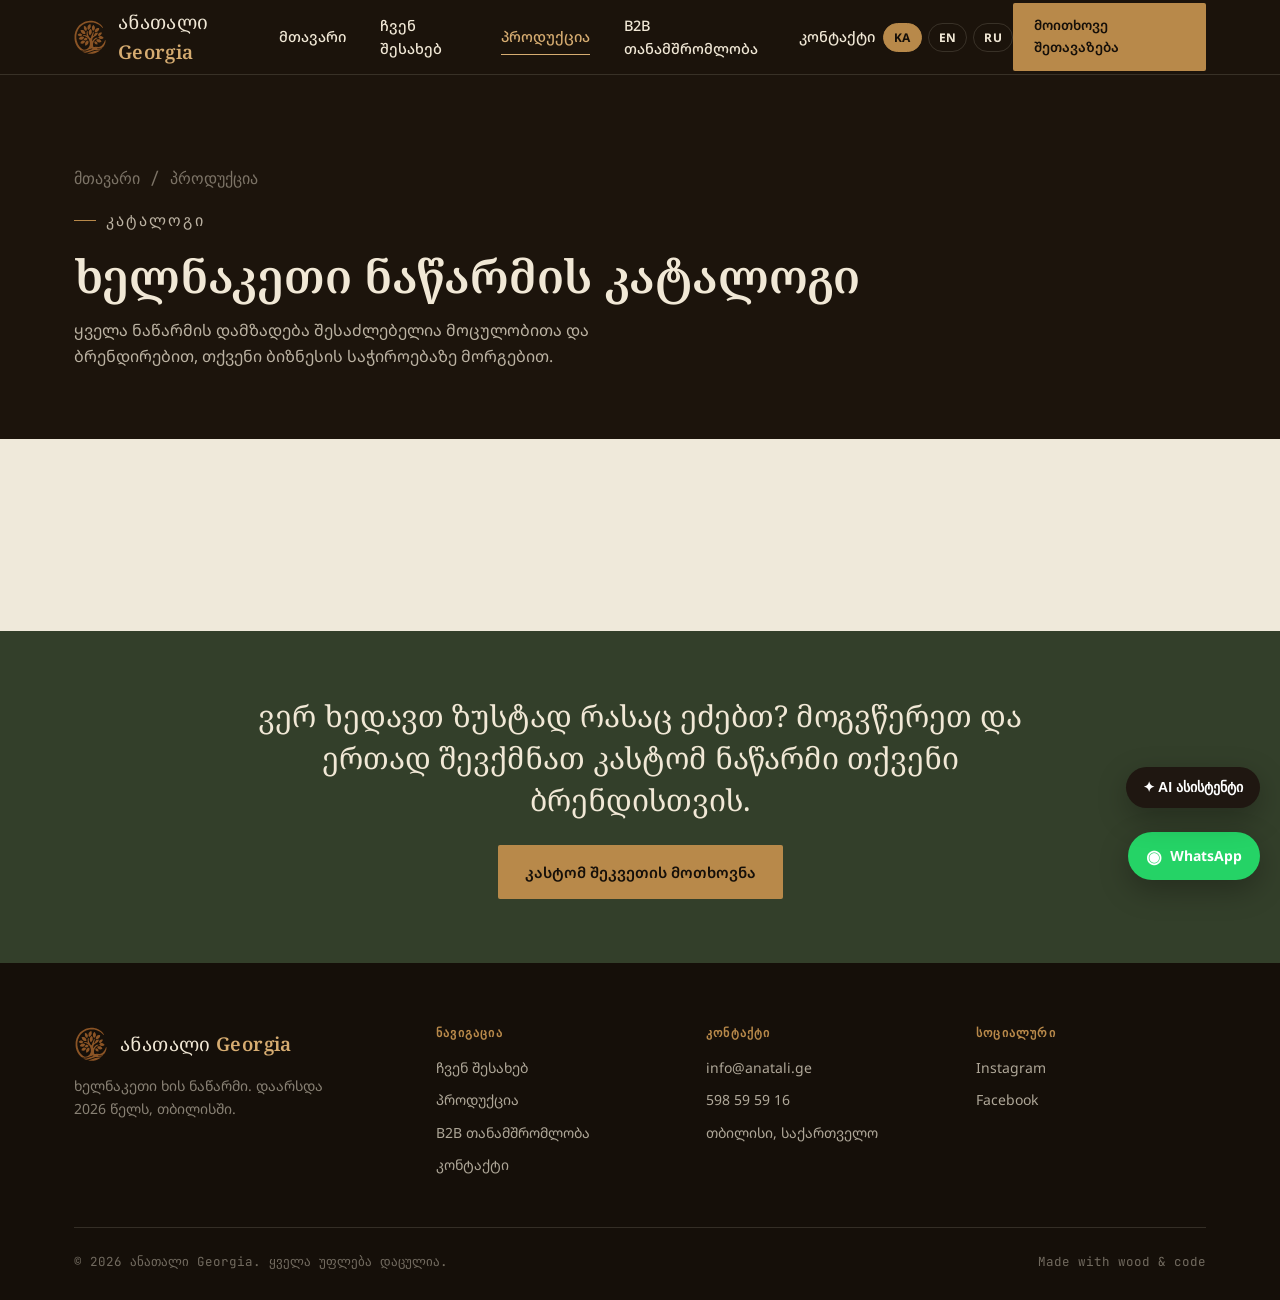
<file: products.html>
<!DOCTYPE html>
<html lang="ka">
<head>
<meta charset="UTF-8">
<meta name="viewport" content="width=device-width, initial-scale=1.0">
<title>პროდუქცია — ანათალი Georgia</title>
<meta name="description" content="ანათალი Georgia-ს ხის ნაწარმის კატალოგი — მოთხოვნით დამზადება ბიზნესებისთვის.">
<meta name="robots" content="index, follow">
<link rel="canonical" href="https://www.anatali.ge/products.html">
<meta property="og:type" content="website">
<meta property="og:site_name" content="ანათალი Georgia">
<meta property="og:title" content="პროდუქცია — ანათალი Georgia">
<meta property="og:description" content="ხელნაკეთი ხის ნაწარმის კატალოგი — მოთხოვნით დამზადება ბიზნესებისთვის.">
<meta property="og:url" content="https://www.anatali.ge/products.html">
<meta property="og:image" content="https://www.anatali.ge/images/og-cover.jpg">
<meta property="og:locale" content="ka_GE">
<meta name="twitter:card" content="summary_large_image">
<link rel="icon" type="image/svg+xml" href="images/logo.svg">
<link rel="preconnect" href="https://fonts.googleapis.com">
<link rel="preconnect" href="https://fonts.gstatic.com" crossorigin>
<link href="https://fonts.googleapis.com/css2?family=Noto+Serif+Georgian:wght@500;600;700&family=Noto+Sans+Georgian:wght@400;500;600;700&family=JetBrains+Mono:wght@400;500&display=swap" rel="stylesheet">
<link rel="stylesheet" href="css/style.css">
<script async src="https://www.googletagmanager.com/gtag/js?id=G-XXXXXXXXXX"></script>
<script>
  window.dataLayer = window.dataLayer || [];
  function gtag(){dataLayer.push(arguments);}
  gtag('js', new Date());
  gtag('config', 'G-XXXXXXXXXX'); /* TODO: replace with your GA4 / Google Ads ID */
</script>
<script>
!function(f,b,e,v,n,t,s)
{if(f.fbq)return;n=f.fbq=function(){n.callMethod?
n.callMethod.apply(n,arguments):n.queue.push(arguments)};
if(!f._fbq)f._fbq=n;n.push=n;n.loaded=!0;n.version='2.0';
n.queue=[];t=b.createElement(e);t.async=!0;
t.src=v;s=b.getElementsByTagName(e)[0];
s.parentNode.insertBefore(t,s)}(window, document,'script',
'https://connect.facebook.net/en_US/fbevents.js');
fbq('init', 'YOUR_PIXEL_ID'); /* TODO: replace with your Meta Pixel ID */
fbq('track', 'PageView');
</script>
<noscript><img height="1" width="1" style="display:none" src="https://www.facebook.com/tr?id=YOUR_PIXEL_ID&ev=PageView&noscript=1"/></noscript>
</head>
<body>
<header class="site-header">
  <div class="container">
    <a href="index.html" class="brand">
      <img src="images/logo.svg" alt="" width="34" height="34">
      <span class="brand-name">ანათალი <b>Georgia</b></span>
    </a>
    <nav class="nav-links" id="nav-links">
      <a href="index.html">მთავარი</a>
      <a href="about.html">ჩვენ შესახებ</a>
      <a href="products.html" aria-current="page">პროდუქცია</a>
      <a href="b2b.html">B2B თანამშრომლობა</a>
      <a href="contact.html">კონტაქტი</a>
    </nav>
    <div class="nav-cta"><a href="contact.html" class="btn btn-primary">მოითხოვე შეთავაზება</a></div>
    <button class="menu-toggle" id="menu-toggle" aria-label="მენიუს გახსნა" aria-expanded="false" aria-controls="nav-links"><span></span><span></span><span></span></button>
  </div>
</header>
<main>
  <section class="page-hero">
    <div class="container">
      <p class="breadcrumb">მთავარი / პროდუქცია</p>
      <p class="eyebrow">კატალოგი</p>
      <h1>ხელნაკეთი ნაწარმის კატალოგი</h1>
      <p>ყველა ნაწარმის დამზადება შესაძლებელია მოცულობითა და ბრენდირებით, თქვენი ბიზნესის საჭიროებაზე მორგებით.</p>
    </div>
  </section>
  <section class="section section-paper">
    <div class="container">
      <div class="grid-3">
      </div>
    </div>
  </section>
  <div class="banner reveal">
    <div class="container">
      <p>ვერ ხედავთ ზუსტად რასაც ეძებთ? მოგვწერეთ და ერთად შევქმნათ კასტომ ნაწარმი თქვენი ბრენდისთვის.</p>
      <div class="btn-row" style="justify-content:center; margin-top:24px;"><a href="contact.html" class="btn btn-primary">კასტომ შეკვეთის მოთხოვნა</a></div>
    </div>
  </div>
</main>
<footer class="site-footer">
  <div class="container">
    <div class="footer-grid">
      <div class="footer-brand">
        <a href="index.html" class="brand"><img src="images/logo.svg" alt="" width="30" height="30"><span class="brand-name">ანათალი <b>Georgia</b></span></a>
        <p>ხელნაკეთი ხის ნაწარმი. დაარსდა 2026 წელს, თბილისში.</p>
      </div>
      <div class="footer-col"><h4>ნავიგაცია</h4><ul><li><a href="about.html">ჩვენ შესახებ</a></li><li><a href="products.html">პროდუქცია</a></li><li><a href="b2b.html">B2B თანამშრომლობა</a></li><li><a href="contact.html">კონტაქტი</a></li></ul></div>
      <div class="footer-col"><h4>კონტაქტი</h4><ul><li><a href="mailto:info@anatali.ge">info@anatali.ge</a></li><li><a href="tel:+995500000000">+995 500 00 00 00</a></li><li>თბილისი, საქართველო</li></ul></div>
      <div class="footer-col"><h4>სოციალური</h4><ul><li><a href="https://www.instagram.com/anatali.ge" target="_blank" rel="noopener">Instagram</a></li><li><a href="https://www.facebook.com/anatali.ge" target="_blank" rel="noopener">Facebook</a></li></ul></div>
    </div>
    <div class="footer-bottom"><span>© <span data-year>2026</span> ანათალი Georgia. ყველა უფლება დაცულია.</span><span>Made with wood &amp; code</span></div>
  </div>
</footer>
<script src="js/main.js"></script>
<script src="js/i18n.js"></script>
</body>
</html>
</file>
<file: css/style.css>
/* ============================================================
   ანათალი Georgia — Design tokens & base
   ============================================================ */

:root{
  /* Colour system — walnut / espresso / brass, an atelier at dusk */
  --bg-dark:        #1C140C;
  --bg-dark-2:      #241A10;
  --bg-dark-3:      #150F09;
  --bg-light:       #E3DAC5;
  --bg-light-2:     #EFE9DA;
  --wood-mid:       #8B5A2B;
  --wood-deep:      #4A2F1C;
  --brass:          #B8894A;
  --brass-bright:   #D6AC71;
  --forest:         #333F2A;
  --ink:            #1A130C;
  --cream:          #F1E8D6;
  --line-dark:      rgba(241,232,214,0.14);
  --line-light:     rgba(26,19,12,0.14);

  --font-display: "Noto Serif Georgian", "Noto Serif", serif;
  --font-body:    "Noto Sans Georgian", "Noto Sans", sans-serif;
  --font-mono:    "JetBrains Mono", ui-monospace, monospace;

  --container: 1180px;
  --radius: 2px;
  --ease: cubic-bezier(.22,.61,.36,1);
}

*, *::before, *::after{ box-sizing: border-box; }
html{ scroll-behavior: smooth; }
@media (prefers-reduced-motion: reduce){
  html{ scroll-behavior: auto; }
  *, *::before, *::after{ animation-duration: 0.01ms !important; animation-iteration-count: 1 !important; transition-duration: 0.01ms !important; scroll-behavior: auto !important; }
}

body{
  margin: 0;
  font-family: var(--font-body);
  background: var(--bg-light);
  color: var(--ink);
  line-height: 1.6;
  font-size: 16px;
  -webkit-font-smoothing: antialiased;
}

img{ max-width: 100%; display: block; }
a{ color: inherit; text-decoration: none; }
ul{ margin: 0; padding: 0; list-style: none; }
h1,h2,h3,h4{ font-family: var(--font-display); margin: 0; font-weight: 600; line-height: 1.15; }
p{ margin: 0; }
button{ font-family: inherit; cursor: pointer; }

:focus-visible{
  outline: 2px solid var(--brass-bright);
  outline-offset: 3px;
}

.container{
  width: 100%;
  max-width: var(--container);
  margin: 0 auto;
  padding: 0 24px;
}

/* -------------------- Eyebrow / labels -------------------- */
.eyebrow{
  display: inline-flex;
  align-items: center;
  gap: 10px;
  font-family: var(--font-mono);
  font-size: 12px;
  letter-spacing: 0.14em;
  text-transform: uppercase;
  color: var(--brass);
}
.eyebrow::before{
  content: "";
  width: 22px; height: 1px;
  background: var(--brass);
  display: inline-block;
}

/* -------------------- Buttons -------------------- */
.btn{
  display: inline-flex;
  align-items: center;
  gap: 10px;
  padding: 14px 26px;
  border-radius: var(--radius);
  font-size: 15px;
  font-weight: 600;
  border: 1px solid transparent;
  transition: transform .35s var(--ease), background-color .3s var(--ease), color .3s var(--ease), border-color .3s var(--ease);
}
.btn-primary{
  background: var(--brass);
  color: var(--bg-dark-3);
}
.btn-primary:hover{ background: var(--brass-bright); transform: translateY(-2px); }
.btn-outline{
  border-color: currentColor;
  color: inherit;
  background: transparent;
}
.btn-outline:hover{ background: currentColor; }
.btn-outline:hover span{ color: var(--bg-dark); }
.btn-outline span{ transition: color .3s var(--ease); }
.btn-row{ display: flex; flex-wrap: wrap; gap: 14px; }

/* ============================================================
   Header / Navigation
   ============================================================ */
.site-header{
  position: fixed;
  top: 0; left: 0; right: 0;
  z-index: 100;
  background: rgba(28,20,12,0.92);
  backdrop-filter: blur(8px);
  border-bottom: 1px solid var(--line-dark);
}
.site-header .container{
  display: flex;
  align-items: center;
  justify-content: space-between;
  height: 74px;
}
.brand{
  display: flex;
  align-items: center;
  gap: 12px;
  color: var(--cream);
}
.brand img{ width: 34px; height: 34px; }
.brand-name{
  font-family: var(--font-display);
  font-size: 19px;
  letter-spacing: 0.02em;
}
.brand-name b{ color: var(--brass-bright); font-weight: 600; }

.nav-links{
  display: flex;
  align-items: center;
  gap: 34px;
}
.nav-links a{
  color: var(--cream);
  font-size: 14.5px;
  font-weight: 500;
  position: relative;
  padding: 4px 0;
}
.nav-links a::after{
  content: "";
  position: absolute;
  left: 0; bottom: -2px;
  width: 0; height: 1px;
  background: var(--brass-bright);
  transition: width .3s var(--ease);
}
.nav-links a:hover::after,
.nav-links a[aria-current="page"]::after{ width: 100%; }
.nav-links a[aria-current="page"]{ color: var(--brass-bright); }

.nav-cta{ display: flex; align-items: center; gap: 20px; }
.nav-cta .btn{ padding: 11px 20px; font-size: 13.5px; }

.menu-toggle{
  display: none;
  flex-direction: column;
  justify-content: center;
  gap: 5px;
  width: 34px; height: 34px;
  background: none;
  border: none;
  padding: 0;
}
.menu-toggle span{
  display: block;
  width: 100%; height: 2px;
  background: var(--cream);
  transition: transform .3s var(--ease), opacity .3s var(--ease);
}
.menu-toggle[aria-expanded="true"] span:nth-child(1){ transform: translateY(7px) rotate(45deg); }
.menu-toggle[aria-expanded="true"] span:nth-child(2){ opacity: 0; }
.menu-toggle[aria-expanded="true"] span:nth-child(3){ transform: translateY(-7px) rotate(-45deg); }

/* Keep header order stable no matter where JS appends new elements */
.nav-links{ order: 1; }
.language-switcher{ order: 2; }
.nav-cta{ order: 3; }
.menu-toggle{ order: 4; }

/* ============================================================
   Language switcher (KA / EN / RU)
   ============================================================ */
.language-switcher{
  display: flex;
  align-items: center;
  gap: 6px;
  margin-left: 8px;
}
.language-switcher button{
  font-family: var(--font-body);
  font-size: 12px;
  font-weight: 700;
  letter-spacing: 0.03em;
  color: var(--cream);
  background: transparent;
  border: 1px solid var(--line-dark);
  border-radius: 999px;
  padding: 5px 10px;
  cursor: pointer;
  transition: background-color .3s var(--ease), color .3s var(--ease), border-color .3s var(--ease);
}
.language-switcher button:hover{
  border-color: var(--brass);
  color: var(--brass-bright);
}
.language-switcher button.active{
  background: var(--brass);
  border-color: var(--brass);
  color: var(--bg-dark-3);
}
@media (max-width: 860px){
  .language-switcher{ margin-left: auto; margin-right: 10px; }
  .language-switcher button{ padding: 4px 8px; font-size: 11px; }
}

/* ============================================================
   WhatsApp floating button
   ============================================================ */
.whatsapp-float{
  position: fixed;
  right: 20px;
  bottom: 20px;
  z-index: 2147483000;
  display: flex;
  align-items: center;
  gap: 8px;
  background: #25D366;
  color: #ffffff;
  text-decoration: none;
  padding: 13px 18px;
  border-radius: 999px;
  font-family: var(--font-body);
  font-weight: 700;
  font-size: 14px;
  box-shadow: 0 10px 30px rgba(0,0,0,.28);
  transition: transform .25s var(--ease), box-shadow .25s var(--ease);
}
.whatsapp-float:hover{
  transform: translateY(-2px);
  box-shadow: 0 14px 34px rgba(0,0,0,.34);
}
.whatsapp-icon{
  font-size: 18px;
  line-height: 1;
}
@media (max-width: 640px){
  .whatsapp-float{ right: 12px; bottom: 12px; padding: 12px 14px; }
  .whatsapp-label{ display: none; }
}

/* ============================================================
   Hero
   ============================================================ */
.hero{
  background: var(--bg-dark);
  color: var(--cream);
  padding: 168px 0 96px;
  position: relative;
  overflow: hidden;
}
.hero .container{
  display: grid;
  grid-template-columns: 1.05fr 0.95fr;
  gap: 48px;
  align-items: center;
}
.hero h1{
  font-size: clamp(34px, 4.6vw, 58px);
  margin: 18px 0 22px;
  color: var(--cream);
}
.hero h1 em{ font-style: normal; color: var(--brass-bright); }
.hero-lead{
  font-size: 17px;
  max-width: 46ch;
  color: rgba(241,232,214,0.78);
  margin-bottom: 34px;
}
.hero-stats{
  display: flex;
  gap: 36px;
  margin-top: 48px;
  padding-top: 28px;
  border-top: 1px solid var(--line-dark);
}
.hero-stats div b{
  display: block;
  font-family: var(--font-mono);
  font-size: 22px;
  color: var(--brass-bright);
}
.hero-stats div span{ font-size: 13px; color: rgba(241,232,214,0.6); }

.rings-art{ display: flex; align-items: center; justify-content: center; }
.rings-art svg{ width: 100%; max-width: 420px; height: auto; }
.ring-path{
  stroke-dasharray: 800;
  stroke-dashoffset: 800;
  animation: draw 2.4s var(--ease) forwards;
}
.ring-path:nth-child(2){ animation-delay: .15s; }
.ring-path:nth-child(3){ animation-delay: .3s; }
.ring-path:nth-child(4){ animation-delay: .45s; }
.ring-path:nth-child(5){ animation-delay: .6s; }
@keyframes draw{ to{ stroke-dashoffset: 0; } }

/* ============================================================
   Sections (generic rhythm)
   ============================================================ */
.section{ padding: 96px 0; }
.section-dark{ background: var(--bg-dark); color: var(--cream); }
.section-light{ background: var(--bg-light); color: var(--ink); }
.section-paper{ background: var(--bg-light-2); color: var(--ink); }

.section-head{
  max-width: 640px;
  margin-bottom: 56px;
}
.section-head h2{ font-size: clamp(28px, 3.4vw, 40px); margin-top: 16px; }
.section-head p{ margin-top: 16px; font-size: 16px; opacity: .82; max-width: 54ch; }
.section-head.center{ margin-left: auto; margin-right: auto; text-align: center; }

/* ring divider — organic rule instead of a hairline */
.ring-divider{ display: flex; justify-content: center; padding: 4px 0 0; }
.ring-divider svg{ width: 120px; height: 14px; opacity: .55; }

/* ============================================================
   Cards / grids
   ============================================================ */
.grid-3{ display: grid; grid-template-columns: repeat(3, 1fr); gap: 28px; }
.grid-2{ display: grid; grid-template-columns: repeat(2, 1fr); gap: 28px; }

.value-card{
  padding: 32px 28px;
  border: 1px solid var(--line-light);
  background: var(--bg-light-2);
  border-radius: var(--radius);
  transition: transform .4s var(--ease), box-shadow .4s var(--ease);
}
.section-dark .value-card{
  background: var(--bg-dark-2);
  border-color: var(--line-dark);
}
.value-card:hover{ transform: translateY(-6px); box-shadow: 0 18px 40px rgba(0,0,0,0.18); }
.value-card .num{
  font-family: var(--font-mono);
  color: var(--brass);
  font-size: 13px;
  letter-spacing: .08em;
}
.value-card h3{ font-size: 19px; margin: 14px 0 10px; }
.value-card p{ font-size: 14.5px; opacity: .78; }

.product-card{
  border: 1px solid var(--line-light);
  background: var(--bg-light-2);
  overflow: hidden;
  border-radius: var(--radius);
  transition: transform .4s var(--ease), box-shadow .4s var(--ease);
}
.product-card:hover{ transform: translateY(-6px); box-shadow: 0 20px 44px rgba(0,0,0,0.16); }
.product-thumb{
  aspect-ratio: 4/3;
  background:
    repeating-linear-gradient(115deg, rgba(139,90,43,0.16) 0 2px, transparent 2px 14px),
    linear-gradient(160deg, var(--wood-mid), var(--wood-deep));
  display: flex;
  align-items: center;
  justify-content: center;
  color: rgba(241,232,214,0.5);
}
.product-thumb svg{ width: 46px; height: 46px; opacity: .8; }
.product-body{ padding: 22px 22px 26px; }
.product-body .tag{
  font-family: var(--font-mono);
  font-size: 11.5px;
  letter-spacing: .08em;
  text-transform: uppercase;
  color: var(--wood-mid);
}
.product-body h3{ font-size: 18px; margin: 10px 0 8px; }
.product-body p{ font-size: 14px; opacity: .78; }

/* process / ring steps (real sequence => numbering justified) */
.process-list{ display: grid; gap: 0; }
.process-item{
  display: grid;
  grid-template-columns: 90px 1fr;
  gap: 24px;
  padding: 28px 0;
  border-top: 1px solid var(--line-dark);
}
.process-item:last-child{ border-bottom: 1px solid var(--line-dark); }
.process-item .ring-num{
  font-family: var(--font-mono);
  font-size: 14px;
  color: var(--brass-bright);
  display: flex;
  align-items: flex-start;
  gap: 8px;
}
.process-item h3{ font-size: 19px; margin-bottom: 8px; color: var(--cream); }
.process-item p{ font-size: 14.5px; color: rgba(241,232,214,0.72); max-width: 60ch; }

/* logos / trust strip */
.trust-strip{
  display: flex;
  flex-wrap: wrap;
  gap: 40px;
  align-items: center;
  justify-content: space-between;
  padding: 26px 0;
  border-top: 1px solid var(--line-light);
  border-bottom: 1px solid var(--line-light);
  font-family: var(--font-mono);
  font-size: 12.5px;
  letter-spacing: .06em;
  text-transform: uppercase;
  opacity: .65;
}

/* quote / feature banner */
.banner{
  background: var(--forest);
  color: var(--cream);
  padding: 64px 0;
  text-align: center;
}
.banner p{
  font-family: var(--font-display);
  font-size: clamp(20px, 2.6vw, 30px);
  max-width: 820px;
  margin: 0 auto;
  line-height: 1.4;
}
.banner cite{ display: block; margin-top: 20px; font-style: normal; font-family: var(--font-mono); font-size: 12.5px; opacity: .7; letter-spacing: .08em; text-transform: uppercase; }

/* ============================================================
   Forms
   ============================================================ */
.form-grid{ display: grid; grid-template-columns: 1fr 1fr; gap: 20px; }
.field{ display: flex; flex-direction: column; gap: 8px; margin-bottom: 20px; }
.field.full{ grid-column: 1 / -1; }
.field label{ font-size: 13px; font-weight: 600; letter-spacing: .02em; }
.field input, .field select, .field textarea{
  font-family: var(--font-body);
  font-size: 15px;
  padding: 13px 14px;
  border: 1px solid var(--line-light);
  background: var(--bg-light-2);
  color: var(--ink);
  border-radius: var(--radius);
  transition: border-color .3s var(--ease);
}
.section-dark .field input, .section-dark .field select, .section-dark .field textarea{
  background: var(--bg-dark-2);
  border-color: var(--line-dark);
  color: var(--cream);
}
.field input:focus, .field select:focus, .field textarea:focus{ border-color: var(--brass); }
.field textarea{ resize: vertical; min-height: 130px; }
.form-note{ font-size: 13px; opacity: .65; margin-top: 6px; }
.form-success{
  display: none;
  padding: 16px 18px;
  border: 1px solid var(--brass);
  color: var(--brass-bright);
  font-size: 14px;
  border-radius: var(--radius);
  margin-bottom: 22px;
}
.form-success.show{ display: block; }

/* contact info cards */
.info-row{ display: flex; gap: 16px; padding: 18px 0; border-top: 1px solid var(--line-dark); }
.info-row:last-child{ border-bottom: 1px solid var(--line-dark); }
.info-row svg{ width: 20px; height: 20px; flex-shrink: 0; color: var(--brass-bright); margin-top: 2px; }
.info-row h4{ font-family: var(--font-body); font-size: 14.5px; font-weight: 700; color: var(--cream); margin-bottom: 4px; }
.info-row p, .info-row a{ font-size: 14.5px; color: rgba(241,232,214,0.75); }
.info-row a:hover{ color: var(--brass-bright); }

/* map placeholder */
.map-box{
  aspect-ratio: 16/10;
  background: linear-gradient(160deg, var(--wood-deep), var(--bg-dark-3));
  border-radius: var(--radius);
  display: flex;
  align-items: center;
  justify-content: center;
  color: rgba(241,232,214,0.55);
  font-family: var(--font-mono);
  font-size: 13px;
  text-align: center;
  padding: 24px;
  border: 1px solid var(--line-dark);
}

/* ============================================================
   Footer
   ============================================================ */
.site-footer{
  background: var(--bg-dark-3);
  color: rgba(241,232,214,0.7);
  padding: 64px 0 28px;
}
.footer-grid{
  display: grid;
  grid-template-columns: 1.4fr 1fr 1fr 1fr;
  gap: 40px;
  padding-bottom: 40px;
  border-bottom: 1px solid var(--line-dark);
}
.footer-brand .brand{ margin-bottom: 14px; }
.footer-brand p{ font-size: 14px; max-width: 32ch; opacity: .75; }
.footer-col h4{
  font-family: var(--font-mono);
  font-size: 12px;
  letter-spacing: .1em;
  text-transform: uppercase;
  color: var(--brass);
  margin-bottom: 16px;
}
.footer-col li{ margin-bottom: 10px; font-size: 14px; }
.footer-col a:hover{ color: var(--brass-bright); }
.footer-bottom{
  display: flex;
  justify-content: space-between;
  align-items: center;
  padding-top: 24px;
  font-size: 12.5px;
  font-family: var(--font-mono);
  flex-wrap: wrap;
  gap: 12px;
  opacity: .6;
}
.footer-socials{ display: flex; gap: 16px; }

/* ============================================================
   Reveal on scroll
   ============================================================ */
.reveal{ opacity: 0; transform: translateY(24px); transition: opacity .8s var(--ease), transform .8s var(--ease); }
.reveal.in{ opacity: 1; transform: translateY(0); }

/* ============================================================
   Page hero (inner pages)
   ============================================================ */
.page-hero{
  background: var(--bg-dark);
  color: var(--cream);
  padding: 150px 0 70px;
}
.page-hero h1{ font-size: clamp(30px, 4vw, 46px); margin-top: 16px; }
.page-hero p{ margin-top: 16px; max-width: 60ch; color: rgba(241,232,214,0.75); font-size: 16px; }
.breadcrumb{ font-family: var(--font-mono); font-size: 12.5px; opacity: .6; margin-top: 10px; }

/* filter pills (products page) */
.filter-row{ display: flex; flex-wrap: wrap; gap: 10px; margin-bottom: 44px; }
.filter-pill{
  padding: 9px 18px;
  border: 1px solid var(--line-light);
  border-radius: 20px;
  font-size: 13.5px;
  font-weight: 600;
  background: var(--bg-light-2);
  transition: all .3s var(--ease);
}
.filter-pill.active, .filter-pill:hover{ background: var(--wood-deep); color: var(--cream); border-color: var(--wood-deep); }

/* ============================================================
   Responsive
   ============================================================ */
@media (max-width: 1024px){
  .footer-grid{ grid-template-columns: 1.2fr 1fr 1fr; }
  .footer-col:last-child{ grid-column: 3; }
  .hero .container{ grid-template-columns: 1fr; }
  .rings-art{ order: -1; max-width: 280px; margin: 0 auto; }
  .grid-3{ grid-template-columns: repeat(2, 1fr); }
}

@media (max-width: 860px){
  .nav-links{
    position: fixed;
    top: 74px; left: 0; right: 0;
    background: var(--bg-dark);
    flex-direction: column;
    align-items: flex-start;
    gap: 0;
    padding: 8px 24px 20px;
    border-bottom: 1px solid var(--line-dark);
    transform: translateY(-8px);
    opacity: 0;
    pointer-events: none;
    transition: opacity .3s var(--ease), transform .3s var(--ease);
  }
  .nav-links.open{ opacity: 1; transform: translateY(0); pointer-events: auto; }
  .nav-links a{ width: 100%; padding: 14px 0; border-bottom: 1px solid var(--line-dark); }
  .nav-cta{ display: none; }
  .menu-toggle{ display: flex; }
  .form-grid{ grid-template-columns: 1fr; }
  .footer-grid{ grid-template-columns: 1fr 1fr; }
}

@media (max-width: 640px){
  .section{ padding: 68px 0; }
  .hero{ padding: 140px 0 64px; }
  .grid-3, .grid-2{ grid-template-columns: 1fr; }
  .hero-stats{ gap: 24px; flex-wrap: wrap; }
  .footer-grid{ grid-template-columns: 1fr; gap: 30px; }
  .footer-bottom{ flex-direction: column; align-items: flex-start; }
  .process-item{ grid-template-columns: 1fr; gap: 8px; }
}
</file>
